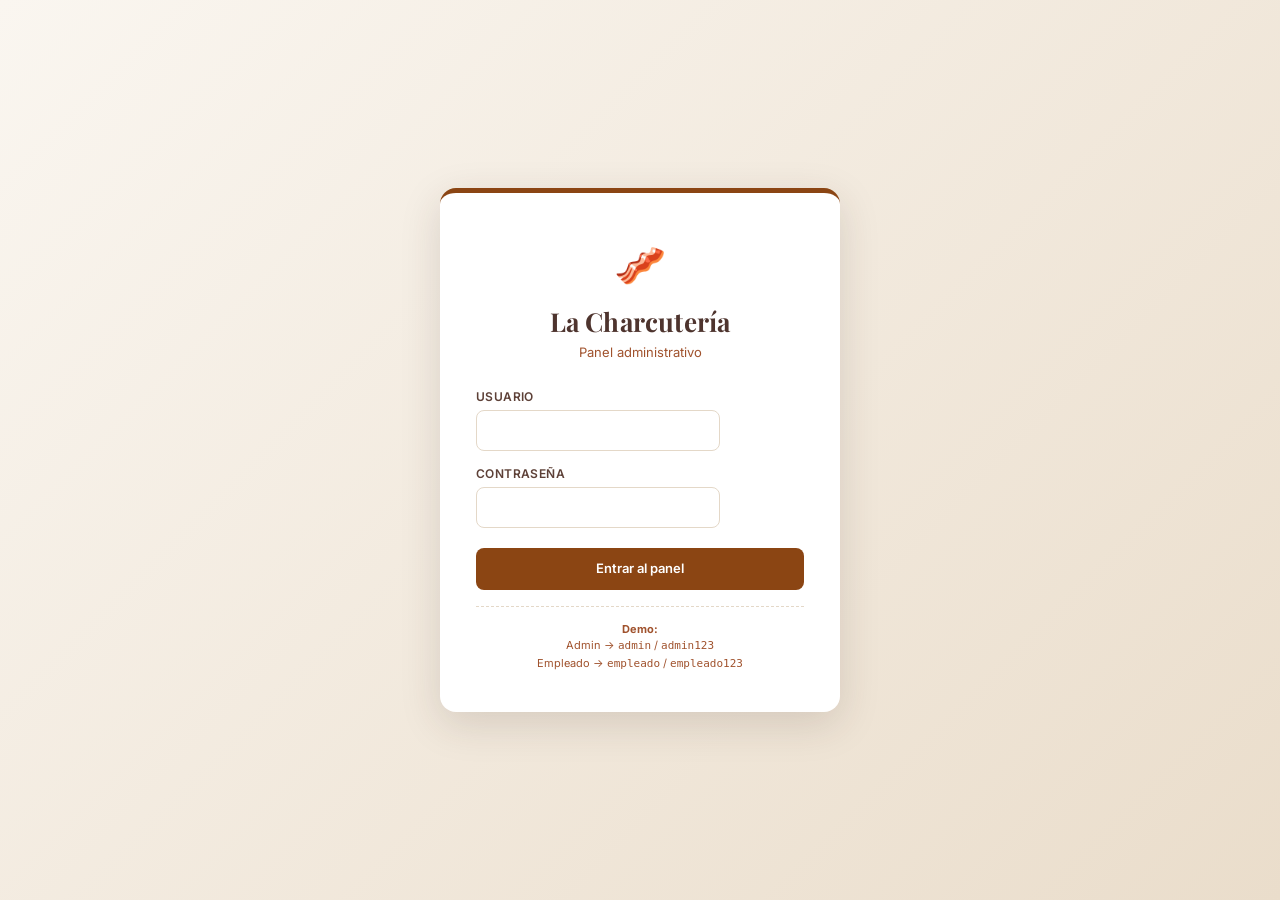
<file: index.html>
<!DOCTYPE html>
<html lang="es">
<head>
<meta charset="UTF-8">
<meta name="viewport" content="width=device-width,initial-scale=1">
<title>Iniciar sesión · La Charcutería</title>
<link rel="stylesheet" href="css/styles.css">
</head>
<body data-page="login">
  <div class="login-wrap">
    <div class="login-card">
      <div class="brand-logo">🥓</div>
      <h1>La Charcutería</h1>
      <div class="sub">Panel administrativo</div>
      <form id="loginForm">
        <div class="field">
          <label for="usuario">Usuario</label>
          <input id="usuario" name="usuario" autocomplete="username" required>
        </div>
        <div class="field">
          <label for="password">Contraseña</label>
          <input id="password" name="password" type="password" autocomplete="current-password" required>
        </div>
        <button class="btn" type="submit">Entrar al panel</button>
      </form>
      <div class="login-hint">
        <strong>Demo:</strong><br>
        Admin → <code>admin</code> / <code>admin123</code><br>
        Empleado → <code>empleado</code> / <code>empleado123</code>
      </div>
    </div>
  </div>
  <script src="js/main.js"></script>
</body>
</html>
</file>
<file: css/styles.css>
@import url('https://fonts.googleapis.com/css2?family=Playfair+Display:wght@600;700&family=Inter:wght@400;500;600;700&display=swap');

:root{
  --b900:#3E2723; --b800:#4E342E; --b700:#5D4037; --b600:#8B4513;
  --b500:#A0522D; --b400:#C08552; --b300:#D9B48F;
  --crema:#FAF6F0; --crema2:#F3EADD; --linea:#E4D8C8;
  --accion:#8B4513; --accion-h:#6B3410;
  --ok:#4C7A34; --warn:#C87F0A; --bad:#A93226; --info:#2C6E9B;
  --blanco:#fff; --sombra:0 2px 12px rgba(62,39,35,.08);
  --radio:12px;
}
*{box-sizing:border-box;margin:0;padding:0}
body{font-family:'Inter',system-ui,sans-serif;background:var(--crema);color:var(--b900);font-size:14px;line-height:1.5;-webkit-font-smoothing:antialiased}
h1,h2,h3,h4{font-family:'Playfair Display',serif;font-weight:700;color:var(--b800);letter-spacing:.2px}
a{color:inherit;text-decoration:none}
button,input,select,textarea{font:inherit;color:inherit}
input,select,textarea{padding:9px 12px;border:1px solid var(--linea);border-radius:8px;background:#fff;outline:none;transition:.15s}
input:focus,select:focus,textarea:focus{border-color:var(--b500);box-shadow:0 0 0 3px rgba(160,82,45,.12)}
label{font-size:12px;font-weight:600;color:var(--b700);display:block;margin-bottom:4px;text-transform:uppercase;letter-spacing:.4px}

/* Botones */
.btn{display:inline-flex;align-items:center;gap:6px;padding:9px 16px;border:none;border-radius:8px;background:var(--accion);color:#fff;font-weight:600;cursor:pointer;transition:.15s;font-size:13px}
.btn:hover{background:var(--accion-h)}
.btn.secondary{background:#fff;color:var(--b700);border:1px solid var(--linea)}
.btn.secondary:hover{background:var(--crema2)}
.btn.danger{background:var(--bad)}
.btn.danger:hover{background:#8B221A}
.btn.sm{padding:6px 10px;font-size:12px}
.btn.ghost{background:transparent;color:var(--b700);border:1px solid var(--linea)}
.btn.ghost:hover{background:var(--crema2)}

/* Login */
.login-wrap{min-height:100vh;display:grid;place-items:center;background:linear-gradient(135deg,#FAF6F0 0%,#EADDCB 100%);padding:20px}
.login-card{background:#fff;padding:40px 36px;border-radius:16px;box-shadow:0 12px 40px rgba(62,39,35,.15);width:100%;max-width:400px;border-top:5px solid var(--b600)}
.login-card .brand-logo{font-size:42px;text-align:center;margin-bottom:6px}
.login-card h1{text-align:center;font-size:26px;margin-bottom:2px}
.login-card .sub{text-align:center;color:var(--b500);font-size:13px;margin-bottom:26px}
.login-card .field{margin-bottom:14px}
.login-card .btn{width:100%;justify-content:center;padding:11px;margin-top:6px}
.login-hint{font-size:11px;color:var(--b500);text-align:center;margin-top:16px;padding-top:14px;border-top:1px dashed var(--linea)}

/* Layout principal */
.app{display:grid;grid-template-columns:250px 1fr;min-height:100vh}
.sidebar{background:var(--b900);color:#EADDCB;display:flex;flex-direction:column;padding:22px 16px;position:sticky;top:0;height:100vh;overflow-y:auto}
.brand{display:flex;align-items:center;gap:10px;padding-bottom:18px;border-bottom:1px solid rgba(255,255,255,.08);margin-bottom:18px}
.brand-logo{font-size:30px}
.brand-name{font-family:'Playfair Display',serif;font-size:17px;color:#fff;font-weight:700}
.brand-sub{font-size:10px;color:var(--b300);text-transform:uppercase;letter-spacing:1px}
.nav{display:flex;flex-direction:column;gap:4px;flex:1}
.nav-item{display:flex;align-items:center;gap:10px;padding:10px 12px;border-radius:8px;color:#D9B48F;font-weight:500;transition:.15s;font-size:13.5px}
.nav-item:hover{background:rgba(255,255,255,.06);color:#fff}
.nav-item.active{background:var(--b600);color:#fff;box-shadow:inset 3px 0 0 #FFD28A}
.nav-icon{font-size:16px;width:20px;text-align:center}
.sidebar-footer{border-top:1px solid rgba(255,255,255,.08);padding-top:14px;margin-top:14px}
.user-chip{display:flex;align-items:center;gap:10px;margin-bottom:10px}
.user-avatar{width:34px;height:34px;border-radius:50%;background:var(--b600);display:grid;place-items:center;color:#fff;font-weight:700;font-family:'Playfair Display',serif}
.user-name{color:#fff;font-size:13px;font-weight:600}
.user-rol{font-size:10.5px;color:var(--b300);text-transform:uppercase;letter-spacing:.6px}
.btn-logout{width:100%;background:transparent;color:#D9B48F;border:1px solid rgba(255,255,255,.15);padding:7px;border-radius:7px;cursor:pointer;font-size:12px;transition:.15s}
.btn-logout:hover{background:rgba(255,255,255,.08);color:#fff}

.main{display:flex;flex-direction:column;min-width:0}
.topbar{background:#fff;padding:16px 28px;border-bottom:1px solid var(--linea);display:flex;justify-content:space-between;align-items:center;gap:20px;flex-wrap:wrap;position:sticky;top:0;z-index:20}
.page-title{font-size:22px}
.topbar-actions{display:flex;gap:16px;align-items:center;flex-wrap:wrap}
.tasa-box{display:flex;align-items:center;gap:8px;background:var(--crema);padding:6px 10px;border-radius:8px;border:1px solid var(--linea)}
.tasa-box label{margin:0;font-size:10.5px;color:var(--b600)}
.tasa-box input{width:80px;padding:4px 8px;font-size:13px;font-weight:600;border:1px solid transparent;background:transparent}
.tasa-box input:focus{background:#fff;border-color:var(--b500)}
.content{padding:24px 28px 60px;flex:1}

/* Cards dashboard */
.cards-grid{display:grid;grid-template-columns:repeat(auto-fit,minmax(220px,1fr));gap:16px;margin-bottom:22px}
.card{background:#fff;padding:18px;border-radius:var(--radio);box-shadow:var(--sombra);border-left:4px solid var(--b600)}
.card.ok{border-left-color:var(--ok)} .card.warn{border-left-color:var(--warn)}
.card.bad{border-left-color:var(--bad)} .card.info{border-left-color:var(--info)}
.card-label{font-size:11.5px;color:var(--b500);text-transform:uppercase;letter-spacing:.8px;font-weight:600;margin-bottom:6px}
.card-value{font-family:'Playfair Display',serif;font-size:26px;font-weight:700;color:var(--b800);line-height:1.2}
.card-sub{font-size:12px;color:var(--b500);margin-top:3px}

.panel{background:#fff;border-radius:var(--radio);box-shadow:var(--sombra);padding:20px;margin-bottom:20px}
.panel-head{display:flex;justify-content:space-between;align-items:center;margin-bottom:16px;flex-wrap:wrap;gap:10px}
.panel-head h3{font-size:17px}
.panel-grid{display:grid;grid-template-columns:1fr 1fr;gap:20px}
@media(max-width:900px){.panel-grid{grid-template-columns:1fr}}

/* Tablas */
.table-wrap{overflow-x:auto;border-radius:10px}
table{width:100%;border-collapse:collapse;font-size:13.5px}
th{background:var(--crema2);text-align:left;padding:11px 12px;font-weight:600;color:var(--b700);font-size:11.5px;text-transform:uppercase;letter-spacing:.6px;white-space:nowrap}
td{padding:11px 12px;border-top:1px solid var(--linea);vertical-align:middle}
tbody tr:hover{background:var(--crema)}
.num{text-align:right;font-variant-numeric:tabular-nums}
.empty{padding:40px;text-align:center;color:var(--b400);font-style:italic}

/* Badges */
.badge{display:inline-block;padding:3px 9px;border-radius:20px;font-size:11px;font-weight:600;letter-spacing:.3px;white-space:nowrap}
.badge.ok{background:#E5F1DC;color:#3D6628}
.badge.warn{background:#FCEBCB;color:#8A5A05}
.badge.bad{background:#F6D9D5;color:#8B221A}
.badge.info{background:#D8E7F2;color:#1F577A}
.badge.gray{background:#EDE5D9;color:var(--b700)}

/* Modal */
.modal-backdrop{position:fixed;inset:0;background:rgba(62,39,35,.55);display:none;justify-content:center;align-items:flex-start;padding:30px 16px;z-index:100;overflow-y:auto;backdrop-filter:blur(3px)}
.modal-backdrop.open{display:flex}
.modal{background:#fff;border-radius:14px;padding:26px;width:100%;max-width:620px;box-shadow:0 20px 60px rgba(0,0,0,.3);animation:pop .2s ease}
.modal.wide{max-width:820px}
@keyframes pop{from{transform:translateY(20px);opacity:0}to{transform:none;opacity:1}}
.modal-head{display:flex;justify-content:space-between;align-items:center;margin-bottom:18px;padding-bottom:12px;border-bottom:1px solid var(--linea)}
.modal-head h3{font-size:19px}
.modal-close{background:none;border:none;font-size:22px;color:var(--b500);cursor:pointer;padding:0 6px;line-height:1}
.form-grid{display:grid;grid-template-columns:1fr 1fr;gap:14px}
.form-grid .full{grid-column:1/-1}
@media(max-width:600px){.form-grid{grid-template-columns:1fr}}
.modal-actions{display:flex;justify-content:flex-end;gap:10px;margin-top:20px;padding-top:16px;border-top:1px solid var(--linea)}

/* Gráfica de barras */
.bars{display:flex;align-items:flex-end;gap:10px;height:180px;padding:10px 0}
.bar-col{flex:1;display:flex;flex-direction:column;align-items:center;gap:6px;height:100%;justify-content:flex-end}
.bar{width:100%;max-width:44px;background:linear-gradient(180deg,var(--b500),var(--b700));border-radius:6px 6px 0 0;min-height:4px;transition:.4s;position:relative}
.bar:hover{filter:brightness(1.15)}
.bar-val{font-size:10.5px;color:var(--b700);font-weight:700}
.bar-lbl{font-size:10.5px;color:var(--b500);text-transform:uppercase;letter-spacing:.3px}

/* Alertas lista */
.alert-list{display:flex;flex-direction:column;gap:8px;max-height:280px;overflow-y:auto}
.alert-item{display:flex;justify-content:space-between;align-items:center;padding:10px 12px;background:var(--crema);border-left:3px solid var(--warn);border-radius:7px;font-size:13px}
.alert-item.crit{border-left-color:var(--bad)}

/* Toolbar */
.toolbar{display:flex;gap:10px;flex-wrap:wrap;align-items:center;margin-bottom:16px}
.toolbar .search{flex:1;min-width:200px}
.toolbar input,.toolbar select{width:100%}

/* Cart / pedido builder */
.cart-table{margin-top:14px;border:1px solid var(--linea);border-radius:9px;overflow:hidden}
.cart-table table{font-size:13px}
.cart-total{display:flex;justify-content:space-between;align-items:center;padding:14px 16px;background:var(--crema2);border-radius:9px;margin-top:12px}
.cart-total .total-val{font-family:'Playfair Display',serif;font-size:22px;font-weight:700;color:var(--b700)}
.cart-total .total-sub{font-size:12px;color:var(--b500)}

/* Factura */
.factura{max-width:760px;margin:20px auto;background:#fff;padding:38px;border-radius:12px;box-shadow:var(--sombra)}
.factura-head{display:flex;justify-content:space-between;align-items:flex-start;border-bottom:2px solid var(--b600);padding-bottom:16px;margin-bottom:20px;flex-wrap:wrap;gap:12px}
.factura-head .brand-name{color:var(--b800);font-size:24px}
.factura-head .brand-sub{color:var(--b500)}
.factura-meta{text-align:right;font-size:12.5px;color:var(--b700);line-height:1.7}
.factura-meta strong{color:var(--b800)}
.factura-tot{display:flex;justify-content:flex-end;margin-top:18px}
.factura-tot-box{min-width:260px}
.factura-tot-row{display:flex;justify-content:space-between;padding:6px 0;font-size:13.5px}
.factura-tot-row.grand{border-top:2px solid var(--b600);margin-top:6px;padding-top:10px;font-family:'Playfair Display',serif;font-size:19px;font-weight:700;color:var(--b800)}
@media print{
  body{background:#fff}
  .no-print{display:none !important}
  .factura{box-shadow:none;margin:0;padding:0;max-width:100%}
}

/* Responsive */
@media(max-width:820px){
  .app{grid-template-columns:1fr}
  .sidebar{position:fixed;left:-260px;z-index:200;transition:.25s;width:250px}
  .sidebar.open{left:0;box-shadow:0 0 40px rgba(0,0,0,.4)}
  .menu-btn{display:grid !important}
  .content{padding:18px 16px 60px}
  .topbar{padding:12px 16px}
}
.menu-btn{display:none;background:var(--b700);color:#fff;border:none;width:38px;height:38px;border-radius:8px;font-size:18px;cursor:pointer;place-items:center}
</file>
